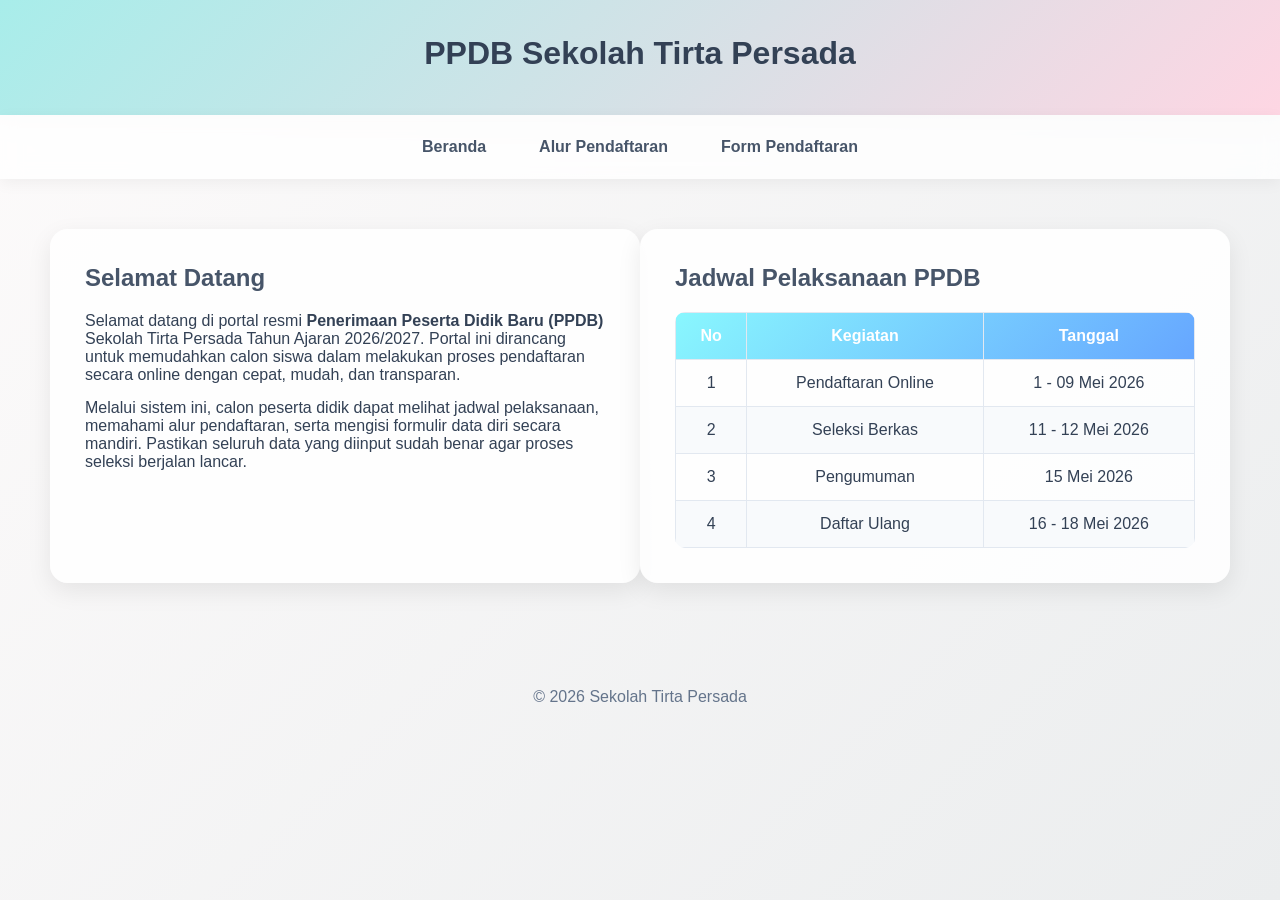
<file: index.html>
<!DOCTYPE html>
<html lang="id">
<head>
    <meta charset="UTF-8">
    <meta name="viewport" content="width=device-width, initial-scale=1.0">
    <title>PPDB Sekolah Tirta Persada</title>
    <link rel="stylesheet" href="asset/css/style.css">
</head>
<body>
    <header>
        <h1>PPDB Sekolah Tirta Persada</h1>
    </header>

    <nav>
        <a href="index.html">Beranda</a>
        <a href="alur.html">Alur Pendaftaran</a>
        <a href="form.html">Form Pendaftaran</a>
    </nav>

    <main>
        <section class="card">
            <h2>Selamat Datang</h2>
            <p>
                Selamat datang di portal resmi <b>Penerimaan Peserta Didik Baru (PPDB)</b> 
                Sekolah Tirta Persada Tahun Ajaran 2026/2027. Portal ini dirancang untuk 
                memudahkan calon siswa dalam melakukan proses pendaftaran secara online 
                dengan cepat, mudah, dan transparan.
            </p>

            <p style="margin-top: 15px;">
                Melalui sistem ini, calon peserta didik dapat melihat jadwal pelaksanaan, 
                memahami alur pendaftaran, serta mengisi formulir data diri secara mandiri. 
                Pastikan seluruh data yang diinput sudah benar agar proses seleksi berjalan lancar.
            </p>
        </section>

        <section class="card">
            <h2>Jadwal Pelaksanaan PPDB</h2>
            <table>
                <thead>
                    <tr>
                        <th>No</th>
                        <th>Kegiatan</th>
                        <th>Tanggal</th>
                    </tr>
                </thead>
                <tbody>
                    <tr>
                        <td>1</td>
                        <td>Pendaftaran Online</td>
                        <td>1 - 09 Mei 2026</td>
                    </tr>
                    <tr>
                        <td>2</td>
                        <td>Seleksi Berkas</td>
                        <td>11 - 12 Mei 2026</td>
                    </tr>
                    <tr>
                        <td>3</td>
                        <td>Pengumuman</td>
                        <td>15 Mei 2026</td>
                    </tr>
                    <tr>
                        <td>4</td>
                        <td>Daftar Ulang</td>
                        <td>16 - 18 Mei 2026</td>
                    </tr>
                </tbody>
            </table>
        </section>
    </main>

    <footer>
        <p>&copy; 2026 Sekolah Tirta Persada</p>
    </footer>
</body>
</html>
</file>
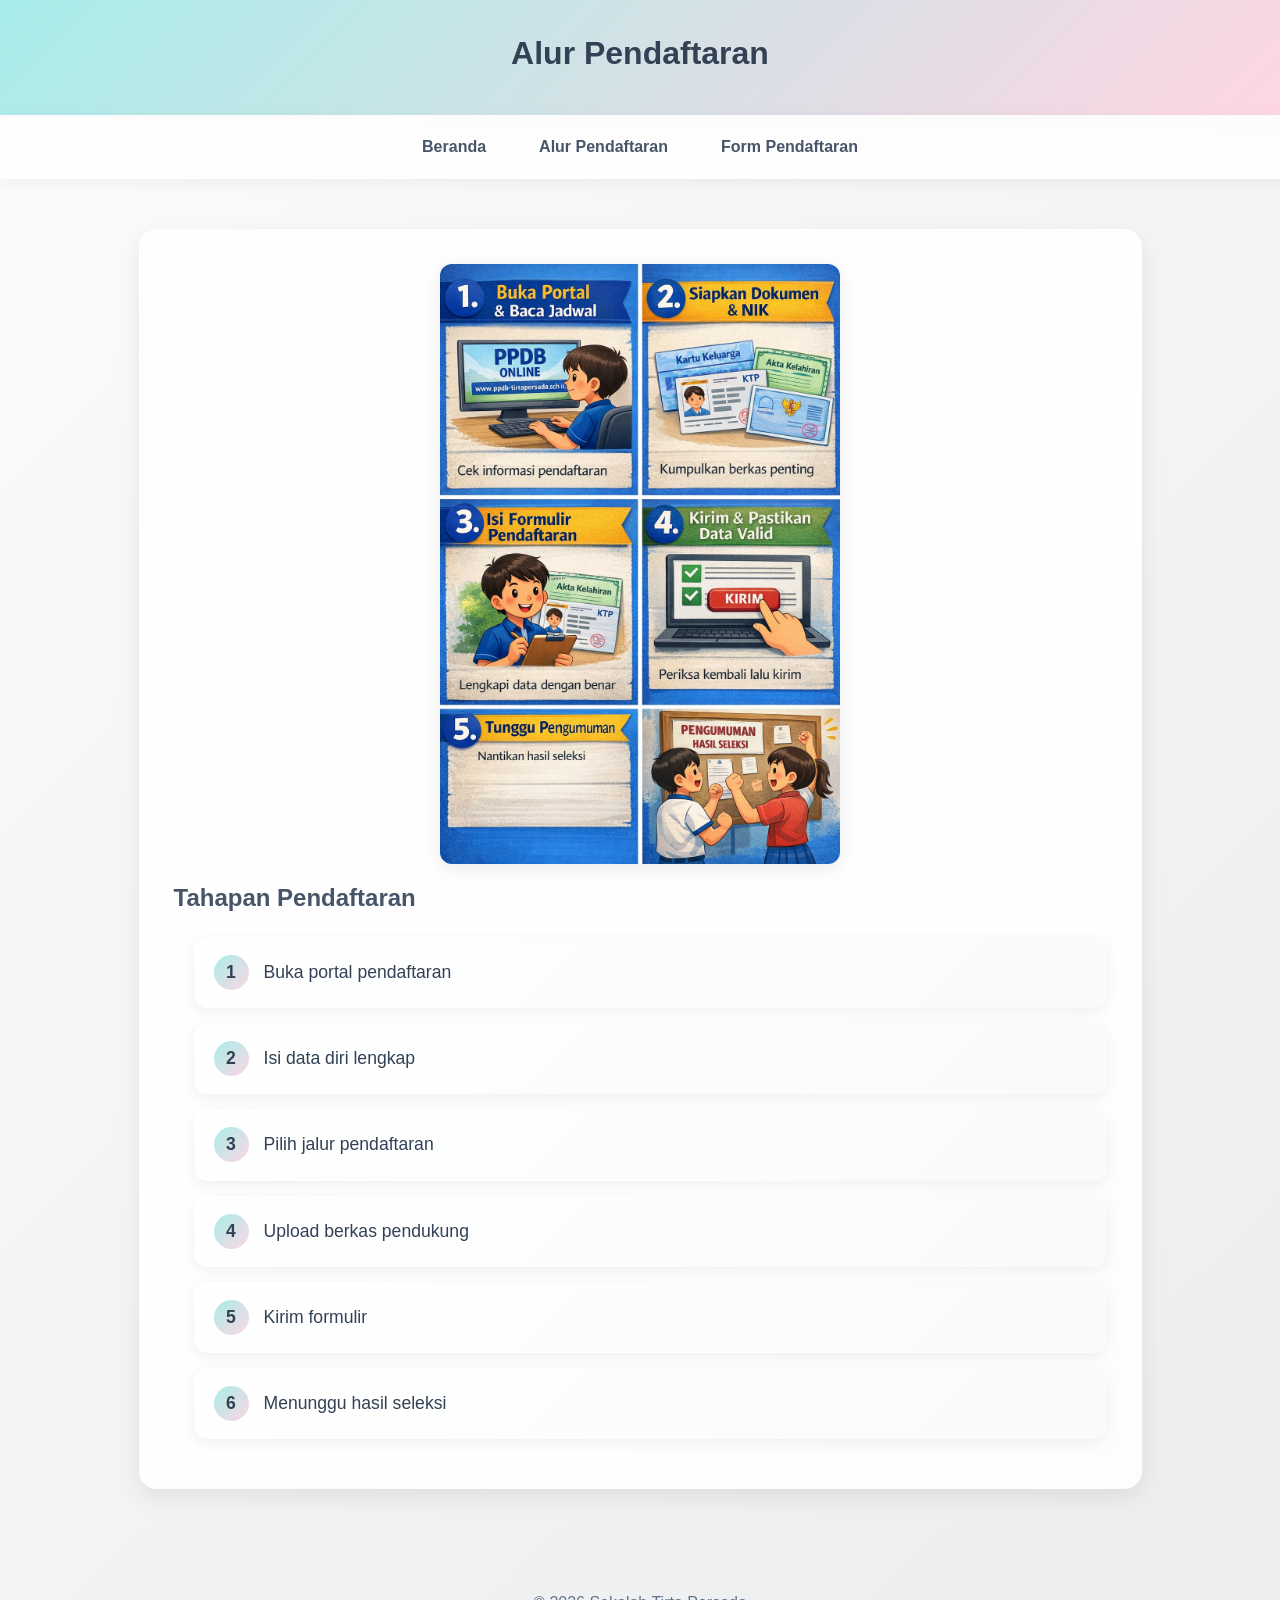
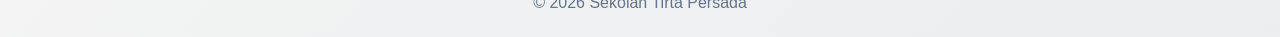
<file: alur.html>
<!DOCTYPE html>
<html lang="id">
<head>
    <meta charset="UTF-8">
    <meta name="viewport" content="width=device-width, initial-scale=1.0">
    <title>Alur Pendaftaran</title>
    <link rel="stylesheet" href="asset/css/style.css">
</head>
<body>
    <header>
        <h1>Alur Pendaftaran</h1>
    </header>

    <nav>
        <a href="index.html">Beranda</a>
        <a href="alur.html">Alur Pendaftaran</a>
        <a href="form.html">Form Pendaftaran</a>
    </nav>

    <main>
        <section class="card">
            <img src="asset/img/img1.png" alt="Alur PPDB" class="flow-img">

            <h2>Tahapan Pendaftaran</h2>
<ol class="step-list">
    <li><span>1</span> Buka portal pendaftaran</li>
    <li><span>2</span> Isi data diri lengkap</li>
    <li><span>3</span> Pilih jalur pendaftaran</li>
    <li><span>4</span> Upload berkas pendukung</li>
    <li><span>5</span> Kirim formulir</li>
    <li><span>6</span> Menunggu hasil seleksi</li>
</ol>
        </section>
    </main>

    <footer>
        <p>&copy; 2026 Sekolah Tirta Persada</p>
    </footer>
</body>
</html>
</file>
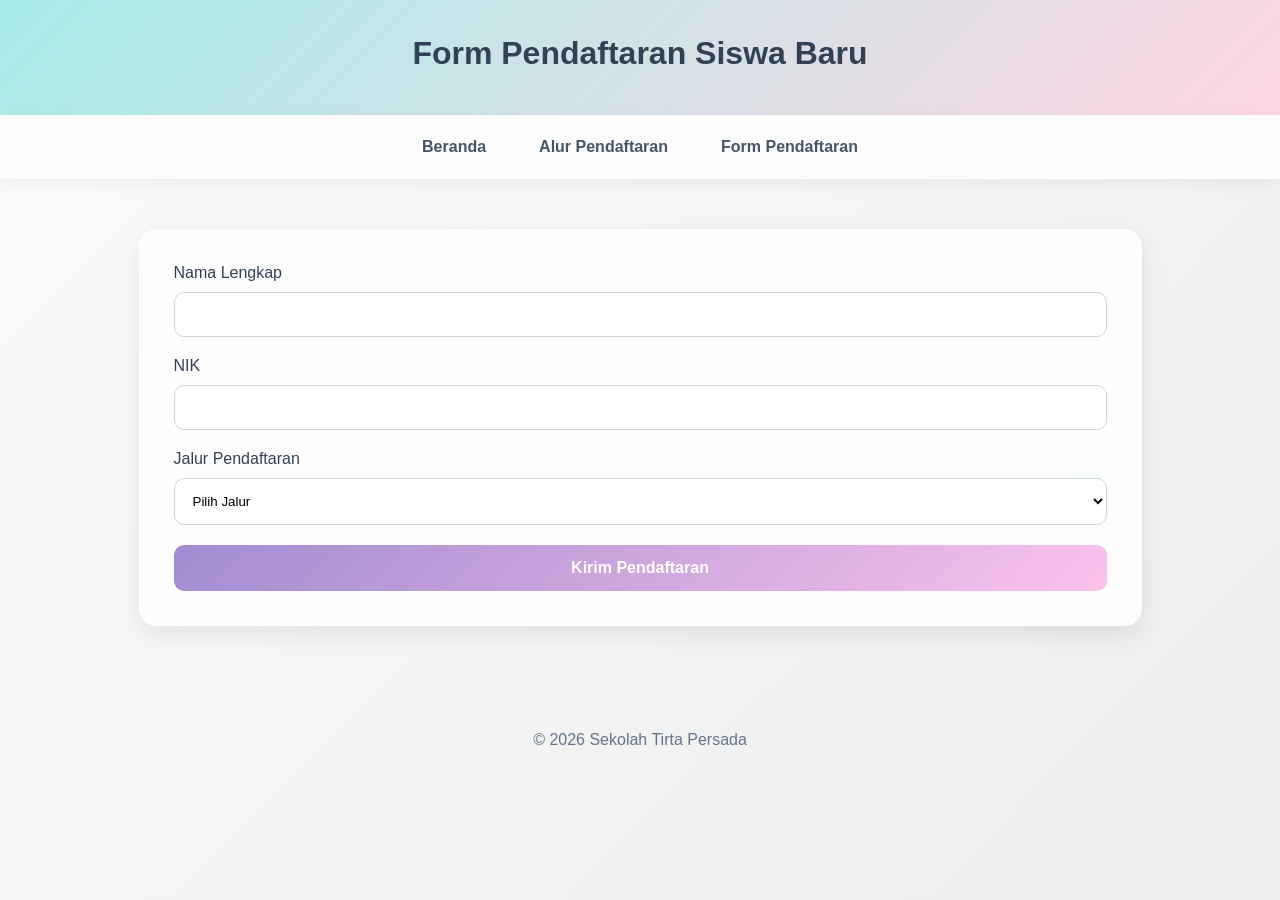
<file: form.html>
<!DOCTYPE html>
<html lang="id">
<head>
    <meta charset="UTF-8">
    <meta name="viewport" content="width=device-width, initial-scale=1.0">
    <title>Form Pendaftaran</title>
    <link rel="stylesheet" href="asset/css/style.css">
</head>
<body>
    <header>
        <h1>Form Pendaftaran Siswa Baru</h1>
    </header>

    <nav>
        <a href="index.html">Beranda</a>
        <a href="alur.html">Alur Pendaftaran</a>
        <a href="form.html">Form Pendaftaran</a>
    </nav>

    <main>
        <section class="card">
            <form id="ppdbForm">
                <label>Nama Lengkap</label>
                <input type="text" id="nama">

                <label>NIK</label>
                <input type="number" id="nik">

                <label>Jalur Pendaftaran</label>
                <select id="jalur">
                    <option value="">Pilih Jalur</option>
                    <option value="Zonasi">Zonasi</option>
                    <option value="Prestasi">Prestasi</option>
                    <option value="Afirmasi">Afirmasi</option>
                    <option value="Akamsi">Akamsi</option>
                    <option value="Perpindahan Tugas Orang Tua">Perpindahan Tugas Orang Tua</option>
                </select>

                <button type="button" onclick="kirimForm()">Kirim Pendaftaran</button>
            </form>
        </section>
    </main>

    <div id="toast"></div>

    <footer>
        <p>&copy; 2026 Sekolah Tirta Persada</p>
    </footer>

    <script src="asset/javascript/script.js"></script>
</body>
</html>
</file>
<file: asset/css/style.css>
* {
    margin: 0;
    padding: 0;
    box-sizing: border-box;
    font-family: 'Segoe UI', sans-serif;
}

body {
    background: linear-gradient(135deg, #fdfbfb, #ebedee);
    color: #334155;
    min-height: 100vh;
}

header {
    background: linear-gradient(135deg, #a8edea, #fed6e3);
    color: #334155;
    text-align: center;
    padding: 35px;
    box-shadow: 0 4px 20px rgba(0,0,0,0.08);
}

header h1 {
    font-size: 2rem;
    margin-bottom: 8px;
}

nav {
    background: rgba(255,255,255,0.8);
    backdrop-filter: blur(10px);
    display: flex;
    justify-content: center;
    gap: 25px;
    padding: 15px;
    box-shadow: 0 4px 15px rgba(0,0,0,0.05);
}

nav a {
    text-decoration: none;
    color: #475569;
    font-weight: 600;
    transition: all 0.3s ease;
    padding: 8px 14px;
    border-radius: 8px;
}

nav a:hover {
    background: linear-gradient(135deg, #d4fc79, #96e6a1);
    color: #1e293b;
    transform: translateY(-3px);
}

main {
    padding: 50px;
    display: flex;
    justify-content: center;
}

.card {
    background: rgba(255,255,255,0.9);
    width: 85%;
    padding: 35px;
    border-radius: 18px;
    box-shadow: 0 8px 25px rgba(0,0,0,0.08);
    transition: 0.3s;
}

.card:hover {
    transform: translateY(-4px);
}

h2 {
    margin-bottom: 20px;
    color: #475569;
}

table {
    width: 100%;
    border-collapse: collapse;
    margin-top: 20px;
    overflow: hidden;
    border-radius: 10px;
}

thead {
    background: linear-gradient(135deg, #89f7fe, #66a6ff);
    color: white;
}

th, td {
    padding: 14px;
    text-align: center;
    border: 1px solid #e2e8f0;
}

tbody tr:nth-child(even) {
    background: #f8fafc;
}

tbody tr:hover {
    background: #f1f5f9;
}

input, select {
    width: 100%;
    padding: 14px;
    margin: 10px 0 20px;
    border: 1px solid #cbd5e1;
    border-radius: 10px;
    transition: all 0.3s ease;
    background: #fff;
}

input:focus, select:focus {
    outline: none;
    box-shadow: 0 0 12px rgba(168, 237, 234, 0.8);
    border-color: #a8edea;
}

button {
    width: 100%;
    background: linear-gradient(135deg, #a18cd1, #fbc2eb);
    color: white;
    border: none;
    padding: 14px;
    border-radius: 10px;
    font-size: 1rem;
    font-weight: bold;
    cursor: pointer;
    transition: all 0.3s ease;
}

button:hover {
    transform: translateY(-3px);
    box-shadow: 0 6px 18px rgba(0,0,0,0.1);
}

/* ukuran gambar dibuat normal */
.flow-img {
    width: 60%;
    max-width: 400px;
    display: block;
    margin: 0 auto 20px;
    border-radius: 12px;
    box-shadow: 0 4px 18px rgba(0,0,0,0.08);
}

ol {
    margin-left: 20px;
    line-height: 2;
}

#toast {
    position: fixed;
    bottom: 30px;
    left: 50%;
    transform: translateX(-50%);
    background: linear-gradient(135deg, #84fab0, #8fd3f4);
    color: #1e293b;
    padding: 15px 25px;
    border-radius: 12px;
    opacity: 0;
    transition: all 0.5s ease;
    box-shadow: 0 6px 18px rgba(0,0,0,0.1);
    font-weight: 600;
}

#toast.show {
    opacity: 1;
}

footer {
    text-align: center;
    padding: 25px;
    margin-top: 30px;
    color: #64748b;
}
.step-list {
    list-style: none;
    margin-top: 25px;
    padding: 0;
}

.step-list li {
    background: linear-gradient(135deg, #ffffff, #f8fafc);
    margin-bottom: 15px;
    padding: 18px 20px;
    border-radius: 14px;
    box-shadow: 0 4px 14px rgba(0,0,0,0.06);
    display: flex;
    align-items: center;
    gap: 15px;
    font-size: 1.1rem;
    transition: all 0.3s ease;
}

.step-list li:hover {
    transform: translateX(8px);
    box-shadow: 0 6px 18px rgba(0,0,0,0.08);
}

.step-list li span {
    width: 35px;
    height: 35px;
    background: linear-gradient(135deg, #a8edea, #fed6e3);
    color: #334155;
    border-radius: 50%;
    display: flex;
    align-items: center;
    justify-content: center;
    font-weight: bold;
}
</file>
